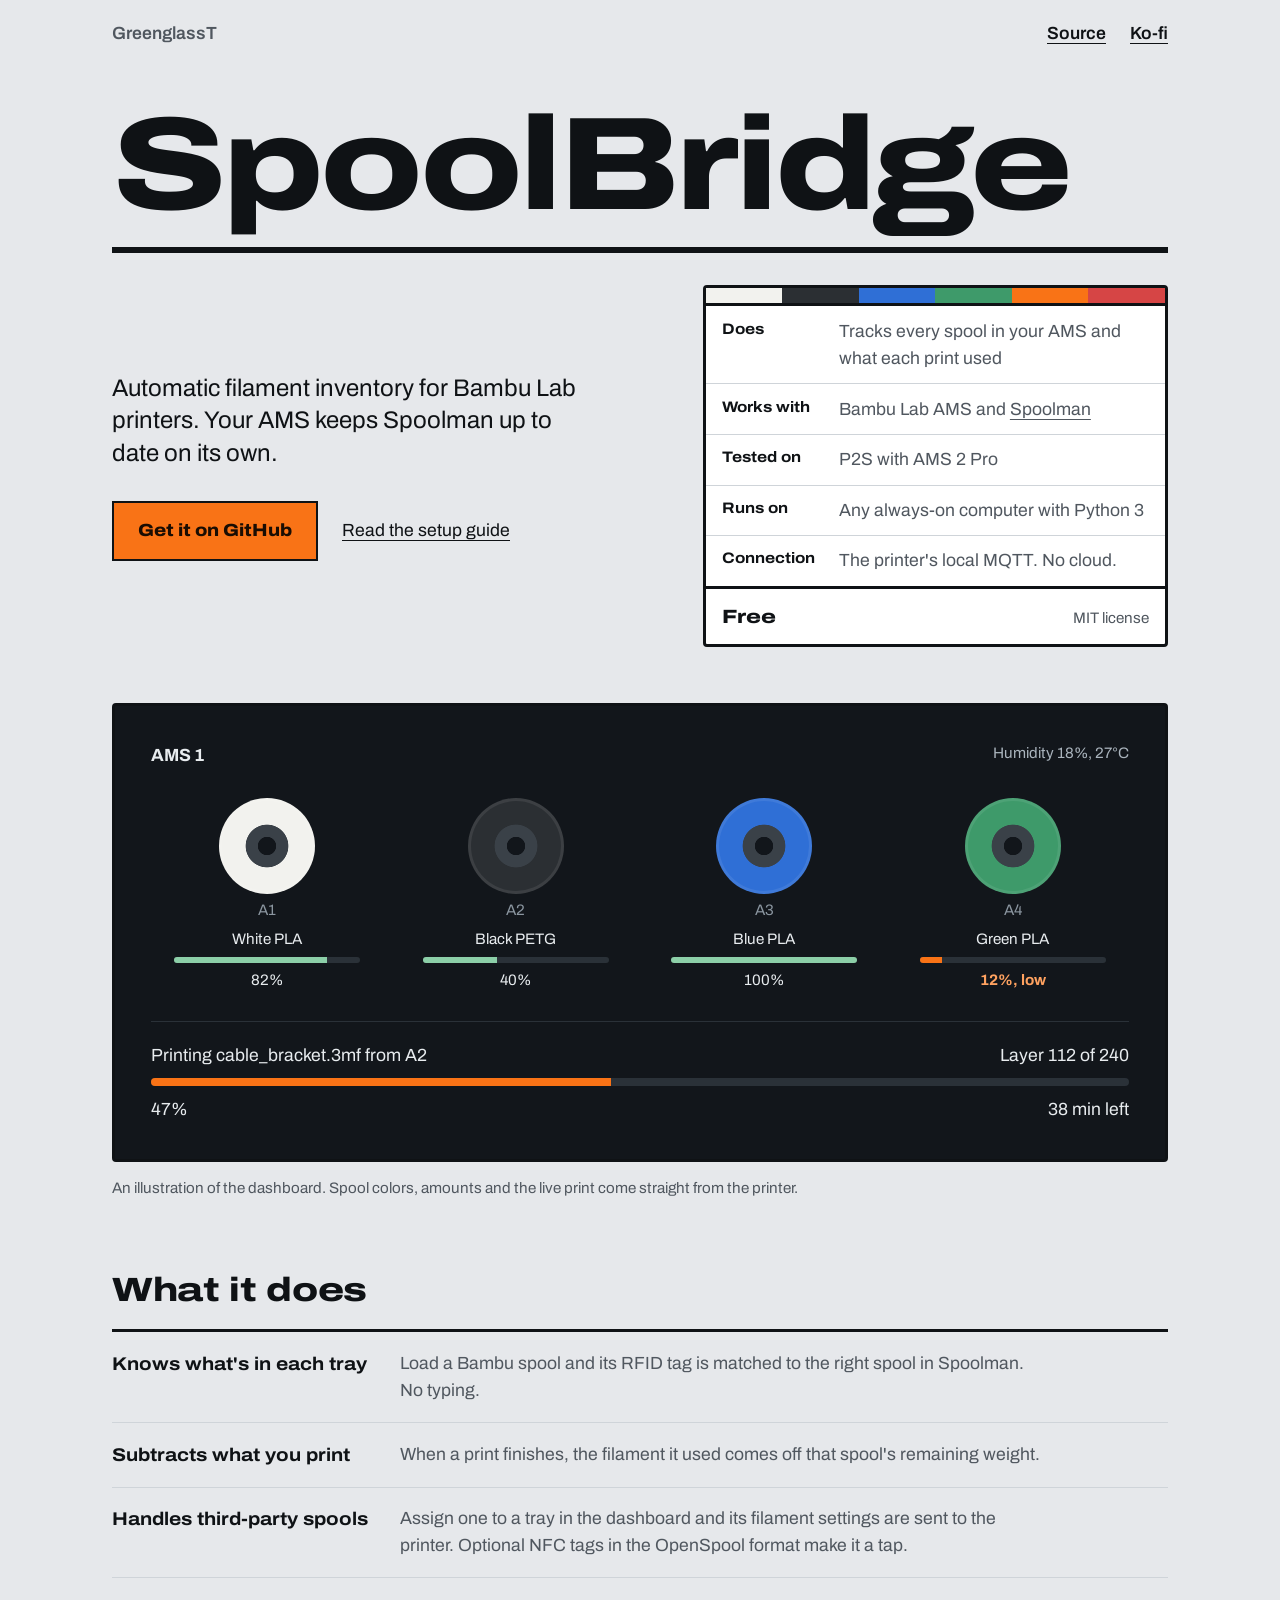
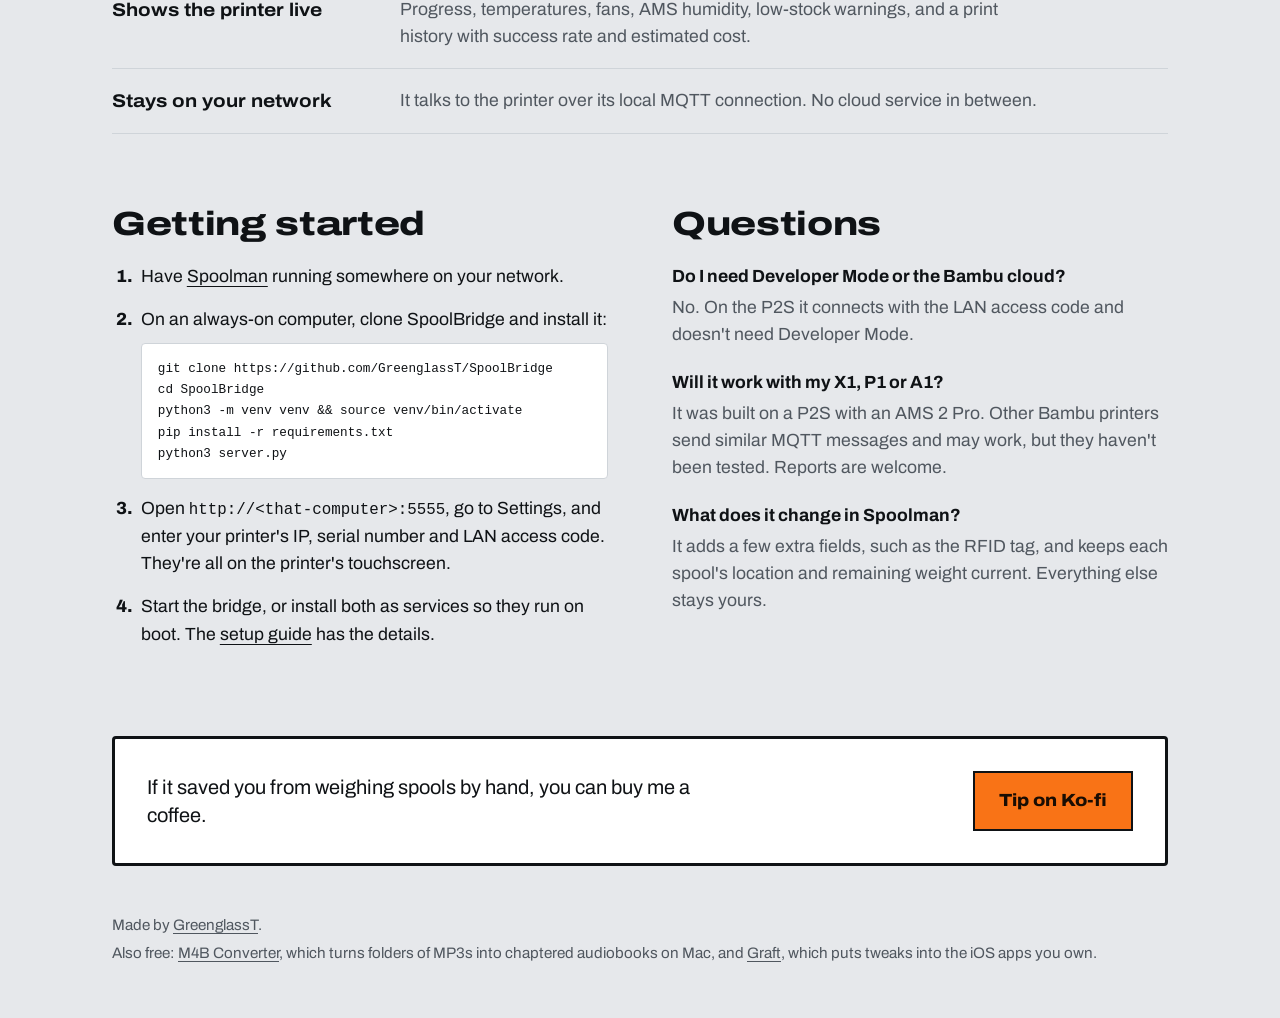
<file: index.html>
<!doctype html>
<html lang="en">
<head>
  <meta charset="utf-8">
  <meta name="viewport" content="width=device-width, initial-scale=1">
  <title>SpoolBridge: automatic filament inventory for Bambu Lab + Spoolman</title>
  <meta name="description" content="Free, self-hosted bridge between a Bambu Lab printer's AMS and Spoolman. Tracks which spool is in which tray, subtracts filament after every print, and runs entirely on your local network.">
  <meta property="og:title" content="SpoolBridge">
  <meta property="og:description" content="Your AMS keeps Spoolman up to date on its own. Free and self-hosted.">
  <meta property="og:image" content="icon.png">
  <meta property="og:type" content="website">
  <link rel="icon" href="favicon.png">
  <link rel="preconnect" href="https://fonts.googleapis.com">
  <link rel="preconnect" href="https://fonts.gstatic.com" crossorigin>
  <link href="https://fonts.googleapis.com/css2?family=Archivo:wdth,wght@62..125,400..800&display=swap" rel="stylesheet">
  <link rel="stylesheet" href="style.css">
</head>
<body>
  <div class="wrap">
    <header class="bar">
      <a class="by" href="https://github.com/GreenglassT">GreenglassT</a>
      <nav>
        <a href="https://github.com/GreenglassT/SpoolBridge">Source</a>
        <a href="https://ko-fi.com/greenglasst">Ko-fi</a>
      </nav>
    </header>

    <main>
      <h1>SpoolBridge</h1>
      <div class="front">
        <div>
          <p class="lede">Automatic filament inventory for Bambu Lab printers. Your AMS keeps Spoolman up to date on its own.</p>
          <div class="actions">
            <a class="button" href="https://github.com/GreenglassT/SpoolBridge">Get it on GitHub</a>
            <a href="https://github.com/GreenglassT/SpoolBridge#setup">Read the setup guide</a>
          </div>
        </div>

        <div class="label">
          <div class="swatches" aria-hidden="true"><i></i><i></i><i></i><i></i><i></i><i></i></div>
          <dl>
            <dt>Does</dt><dd>Tracks every spool in your AMS and what each print used</dd>
            <dt>Works with</dt><dd>Bambu Lab AMS and <a href="https://github.com/Donkie/Spoolman">Spoolman</a></dd>
            <dt>Tested on</dt><dd>P2S with AMS 2 Pro</dd>
            <dt>Runs on</dt><dd>Any always-on computer with Python 3</dd>
            <dt>Connection</dt><dd>The printer's local MQTT. No cloud.</dd>
          </dl>
          <div class="weight">Free <span>MIT license</span></div>
        </div>
      </div>

      <div class="ams" role="img" aria-label="Illustration of the dashboard: four AMS trays with their spool colors and amount left, one flagged low, and a print at 47 percent.">
        <div class="ams-head">
          <strong>AMS 1</strong>
          <span>Humidity 18%, 27°C</span>
        </div>
        <div class="trays">
          <div class="tray"><div class="spool" style="--c:#f2f2ee"></div><span class="slot">A1</span><span>White PLA</span><span class="left"><i style="--p:82%"></i></span><span class="pct">82%</span></div>
          <div class="tray"><div class="spool" style="--c:#2b2f33"></div><span class="slot">A2</span><span>Black PETG</span><span class="left"><i style="--p:40%"></i></span><span class="pct">40%</span></div>
          <div class="tray"><div class="spool" style="--c:#2f6fd6"></div><span class="slot">A3</span><span>Blue PLA</span><span class="left"><i style="--p:100%"></i></span><span class="pct">100%</span></div>
          <div class="tray low"><div class="spool" style="--c:#3e9a6a"></div><span class="slot">A4</span><span>Green PLA</span><span class="left"><i style="--p:12%"></i></span><span class="pct">12%, low</span></div>
        </div>
        <div class="job">
          <div class="line"><span>Printing cable_bracket.3mf from A2</span><span>Layer 112 of 240</span></div>
          <div class="bar-track"><i></i></div>
          <div class="line"><span>47%</span><span>38 min left</span></div>
        </div>
      </div>
      <p class="ams-caption">An illustration of the dashboard. Spool colors, amounts and the live print come straight from the printer.</p>

      <section aria-labelledby="does">
        <h2 id="does">What it does</h2>
        <dl class="spec">
          <div><dt>Knows what's in each tray</dt><dd>Load a Bambu spool and its RFID tag is matched to the right spool in Spoolman. No typing.</dd></div>
          <div><dt>Subtracts what you print</dt><dd>When a print finishes, the filament it used comes off that spool's remaining weight.</dd></div>
          <div><dt>Handles third-party spools</dt><dd>Assign one to a tray in the dashboard and its filament settings are sent to the printer. Optional NFC tags in the OpenSpool format make it a tap.</dd></div>
          <div><dt>Shows the printer live</dt><dd>Progress, temperatures, fans, AMS humidity, low-stock warnings, and a print history with success rate and estimated cost.</dd></div>
          <div><dt>Stays on your network</dt><dd>It talks to the printer over its local MQTT connection. No cloud service in between.</dd></div>
        </dl>
      </section>

      <div class="after">
        <section aria-labelledby="start">
          <h2 id="start">Getting started</h2>
          <ol class="steps">
            <li>Have <a href="https://github.com/Donkie/Spoolman">Spoolman</a> running somewhere on your network.</li>
            <li>On an always-on computer, clone SpoolBridge and install it:
              <pre><code>git clone https://github.com/GreenglassT/SpoolBridge
cd SpoolBridge
python3 -m venv venv &amp;&amp; source venv/bin/activate
pip install -r requirements.txt
python3 server.py</code></pre>
            </li>
            <li>Open <code>http://&lt;that-computer&gt;:5555</code>, go to Settings, and enter your printer's IP, serial number and LAN access code. They're all on the printer's touchscreen.</li>
            <li>Start the bridge, or install both as services so they run on boot. The <a href="https://github.com/GreenglassT/SpoolBridge#4-install-as-system-services">setup guide</a> has the details.</li>
          </ol>
        </section>
        <section aria-labelledby="questions">
          <h2 id="questions">Questions</h2>
          <dl class="faq">
            <dt>Do I need Developer Mode or the Bambu cloud?</dt>
            <dd>No. On the P2S it connects with the LAN access code and doesn't need Developer Mode.</dd>
            <dt>Will it work with my X1, P1 or A1?</dt>
            <dd>It was built on a P2S with an AMS 2 Pro. Other Bambu printers send similar MQTT messages and may work, but they haven't been tested. Reports are welcome.</dd>
            <dt>What does it change in Spoolman?</dt>
            <dd>It adds a few extra fields, such as the RFID tag, and keeps each spool's location and remaining weight current. Everything else stays yours.</dd>
          </dl>
        </section>
      </div>

      <div class="tip">
        <p>If it saved you from weighing spools by hand, you can buy me a coffee.</p>
        <a class="button" href="https://ko-fi.com/greenglasst">Tip on Ko-fi</a>
      </div>
    </main>

    <footer>
      <p>Made by <a href="https://github.com/GreenglassT">GreenglassT</a>.</p>
      <p>Also free: <a href="https://m4bapp.com">M4B Converter</a>, which turns folders of MP3s into chaptered audiobooks on Mac, and <a href="https://graftipa.com">Graft</a>, which puts tweaks into the iOS apps you own.</p>
    </footer>
  </div>
</body>
</html>
</file>
<file: style.css>
/* SpoolBridge: the page is a filament box. Wide packaging type, a spool label with
   the specs, the AMS drawn as it would appear on the side of the box. */

:root {
  --shelf: #e6e8eb;
  --label: #ffffff;
  --ink: #0f1215;
  --ink-soft: #50575f;
  --line: #0f1215;
  --hair: #cfd4d9;
  --orange: #f97316;
  --orange-ink: #1a0d03;
  --well: #eef0f2;
  color-scheme: light;
}
@media (prefers-color-scheme: dark) {
  :root:not([data-theme="light"]) {
    --shelf: #14171b;
    --label: #1d2126;
    --ink: #eef0f2;
    --ink-soft: #a7afb7;
    --line: #eef0f2;
    --hair: #343a41;
    --well: #262b31;
    color-scheme: dark;
  }
}

*, *::before, *::after { box-sizing: border-box; }
html { -webkit-text-size-adjust: 100%; }
body {
  margin: 0;
  background: var(--shelf);
  color: var(--ink);
  font-family: "Archivo", ui-sans-serif, system-ui, sans-serif;
  font-size: 1.1rem;
  line-height: 1.55;
}
img { max-width: 100%; }
a { color: inherit; text-decoration-thickness: 1px; text-underline-offset: 0.2em; }
a:hover { text-decoration-thickness: 2px; }
:focus-visible { outline: 3px solid var(--orange); outline-offset: 3px; }

.wrap { max-width: 70rem; margin: 0 auto; padding: 0 1rem; }
@media (min-width: 48rem) { .wrap { padding: 0 2rem; } }

.bar { display: flex; justify-content: space-between; align-items: center; padding: 1.25rem 0; font-weight: 600; }
.bar nav { display: flex; gap: 1.5rem; }
.bar .by { text-decoration: none; color: var(--ink-soft); }

/* Front of the box */
.front { display: grid; gap: 2.5rem; padding: 2rem 0 3.5rem; align-items: start; }
.front > * { min-width: 0; }
@media (min-width: 56rem) { .front { grid-template-columns: 1.15fr 1fr; gap: 3.5rem; align-items: center; } }

h1 {
  margin: 2.5rem 0 0;
  font-size: clamp(2.1rem, 10.5vw, 8.25rem);
  font-weight: 800;
  font-stretch: 125%;
  line-height: 0.88;
  letter-spacing: -0.025em;
  padding-bottom: 1.5rem;
  border-bottom: 6px solid var(--line);
}
.lede { margin: 0; font-size: clamp(1.2rem, 2.4vw, 1.5rem); line-height: 1.35; max-width: 30rem; }
.actions { display: flex; flex-wrap: wrap; gap: 0.75rem 1.5rem; align-items: center; margin-top: 2rem; }
.button {
  display: inline-block; padding: 0.9rem 1.5rem;
  background: var(--orange); color: var(--orange-ink);
  font-weight: 800; font-stretch: 112%; text-decoration: none;
  border: 2px solid var(--line);
}
.button:hover { filter: brightness(1.06); }

/* The spool label */
.label {
  background: var(--label);
  border: 3px solid var(--line);
  border-radius: 4px;
}
.label .swatches { display: grid; grid-template-columns: repeat(6, 1fr); height: 18px; border-bottom: 3px solid var(--line); }
.label .swatches i:nth-child(1) { background: #f2f2ee; }
.label .swatches i:nth-child(2) { background: #2b2f33; }
.label .swatches i:nth-child(3) { background: #2f6fd6; }
.label .swatches i:nth-child(4) { background: #3e9a6a; }
.label .swatches i:nth-child(5) { background: #f97316; }
.label .swatches i:nth-child(6) { background: #d64545; }
.label dl { margin: 0; display: grid; grid-template-columns: max-content 1fr; }
.label dt, .label dd { margin: 0; padding: 0.7rem 1rem; border-bottom: 1px solid var(--hair); }
.label dt { font-weight: 700; font-stretch: 112%; font-size: 0.95rem; padding-right: 0.5rem; }
.label dd { color: var(--ink-soft); }
.label dt:last-of-type, .label dd:last-of-type { border-bottom: 0; }
.label .weight { display: flex; justify-content: space-between; align-items: baseline; padding: 0.8rem 1rem; border-top: 3px solid var(--line); font-weight: 800; font-stretch: 125%; font-size: 1.2rem; }
.label .weight span { font-weight: 400; font-stretch: 100%; font-size: 0.95rem; color: var(--ink-soft); }

/* Side of the box: the AMS */
.ams {
  background: #12161b; color: #e8ecef;
  border: 3px solid var(--line);
  border-radius: 4px; padding: clamp(1.25rem, 3vw, 2.25rem);
}
.ams-head { display: flex; justify-content: space-between; flex-wrap: wrap; gap: 0.5rem 1.5rem; color: #aab4bd; font-size: 0.95rem; }
.ams-head strong { color: #e8ecef; font-size: 1.1rem; }
.trays { display: grid; grid-template-columns: repeat(2, 1fr); gap: 1.5rem 1rem; margin: 1.75rem 0; }
@media (min-width: 40rem) { .trays { grid-template-columns: repeat(4, 1fr); } }
.tray { display: grid; justify-items: center; text-align: center; gap: 0.35rem; font-size: 0.95rem; }
.spool {
  width: min(96px, 22vw); aspect-ratio: 1; border-radius: 50%;
  background: radial-gradient(circle, #12161b 0 13%, #3a4148 14% 31%, var(--c) 32% 100%);
  box-shadow: inset 0 0 0 3px rgba(255,255,255,0.08);
}
.tray .slot { color: #8b96a0; }
.tray .left { width: 80%; height: 6px; background: #2a3138; border-radius: 99px; overflow: hidden; }
.tray .left i { display: block; height: 100%; width: var(--p); background: #8ccfa8; }
.tray.low .left i { background: #f97316; }
.tray.low .pct { color: #ffa260; font-weight: 700; }
.job { border-top: 1px solid #2a3138; padding-top: 1.25rem; display: grid; gap: 0.6rem; }
.job .line { display: flex; justify-content: space-between; flex-wrap: wrap; gap: 0.25rem 1rem; }
.job .bar-track { height: 8px; background: #2a3138; border-radius: 99px; overflow: hidden; }
.job .bar-track i { display: block; height: 100%; width: 47%; background: #f97316; }
.ams-caption { margin: 0.9rem 0 4.5rem; font-size: 0.95rem; color: var(--ink-soft); }

/* Spec sheet of features */
h2 { font-size: clamp(1.6rem, 3.2vw, 2.1rem); font-weight: 800; font-stretch: 125%; letter-spacing: -0.01em; line-height: 1.1; margin: 0 0 1.25rem; }
.spec { margin: 0 0 4.5rem; border-top: 3px solid var(--line); }
.spec div { display: grid; gap: 0.25rem 2rem; padding: 1.1rem 0; border-bottom: 1px solid var(--hair); }
@media (min-width: 48rem) { .spec div { grid-template-columns: 16rem 1fr; } }
.spec dt { font-weight: 700; font-stretch: 112%; font-size: 1.15rem; }
.spec dd { margin: 0; color: var(--ink-soft); max-width: 40rem; }

.after { display: grid; gap: 3rem; margin-bottom: 4.5rem; }
.after > * { min-width: 0; }
@media (min-width: 56rem) { .after { grid-template-columns: 1fr 1fr; gap: 4rem; } }
.steps { margin: 0; padding-left: 1.5rem; }
.steps li { margin-bottom: 1rem; padding-left: 0.3rem; }
.steps li::marker { font-weight: 800; }
pre { background: var(--label); border: 1px solid var(--hair); border-radius: 4px; padding: 0.9rem 1rem; margin: 0.6rem 0 0; overflow-x: auto; font-size: 0.88rem; line-height: 1.5; }
code { font-family: ui-monospace, "SF Mono", Menlo, monospace; font-size: 0.9em; }
p code { background: var(--well); padding: 0.1em 0.35em; border-radius: 3px; overflow-wrap: anywhere; }
.faq dt { font-weight: 700; margin-top: 1.25rem; }
.faq dt:first-child { margin-top: 0; }
.faq dd { margin: 0.25rem 0 0; color: var(--ink-soft); }

/* Bottom flap */
.tip { display: grid; gap: 1.25rem; align-items: center; padding: 2rem; margin-bottom: 3rem; background: var(--label); border: 3px solid var(--line); border-radius: 4px; }
@media (min-width: 48rem) { .tip { grid-template-columns: 1fr auto; } }
.tip p { margin: 0; font-size: 1.25rem; line-height: 1.4; max-width: 34rem; }
footer { padding: 0 0 3rem; font-size: 0.95rem; color: var(--ink-soft); }
footer p { margin: 0.3rem 0; }
</file>
